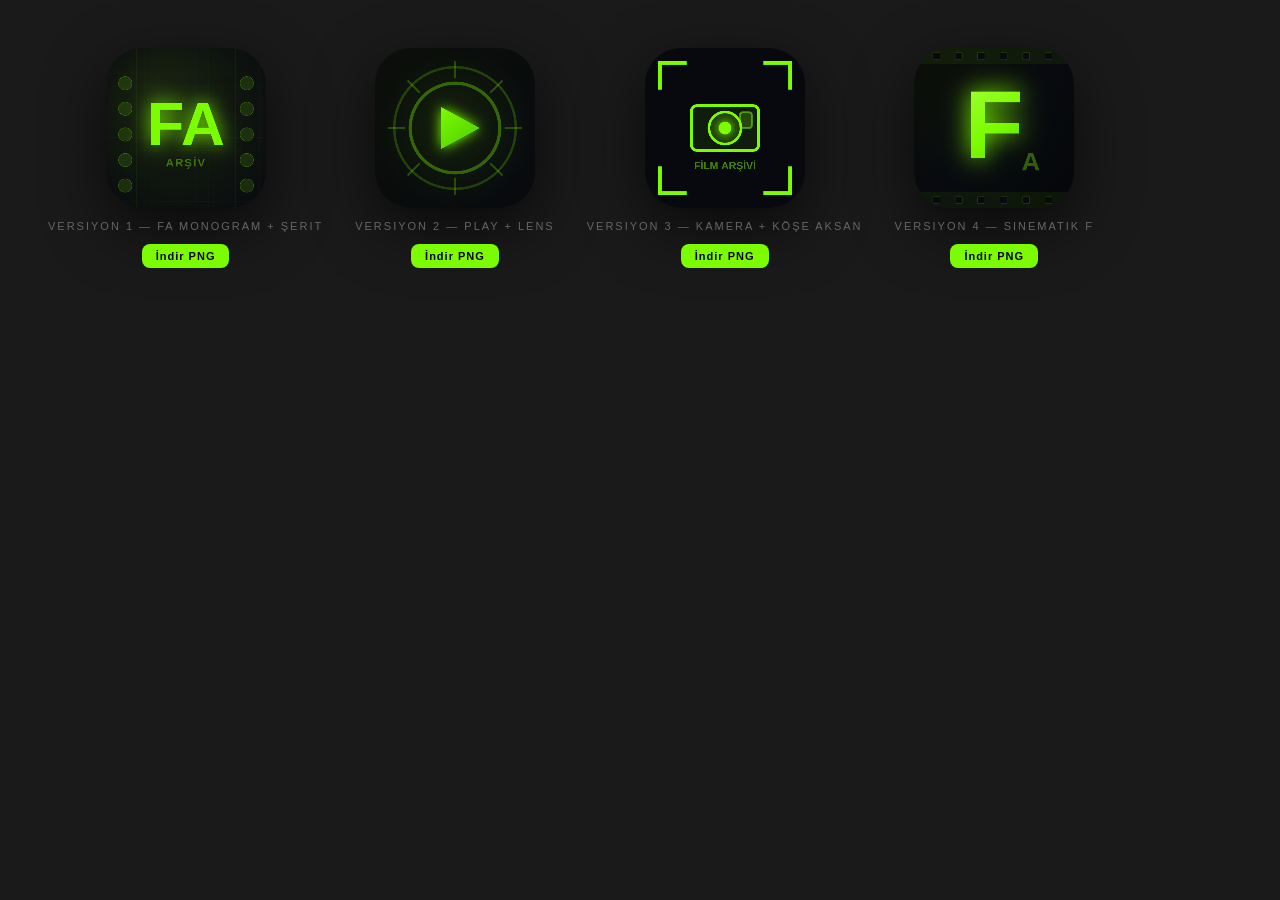
<file: assets/icon.html>
<!DOCTYPE html>
<html>
<head>
<meta charset="UTF-8">
<style>
  body { background: #1a1a1a; display: flex; flex-wrap: wrap; gap: 32px; padding: 40px; font-family: sans-serif; align-items: flex-start; }
  .icon-wrap { display: flex; flex-direction: column; align-items: center; gap: 12px; }
  .label { color: #666; font-size: 11px; letter-spacing: 2px; text-transform: uppercase; }
  canvas { border-radius: 22.5%; box-shadow: 0 20px 60px rgba(0,0,0,0.6); }
</style>
</head>
<body>
<script>
function roundRect(ctx, x, y, w, h, r) {
  ctx.beginPath();
  ctx.moveTo(x + r, y);
  ctx.lineTo(x + w - r, y);
  ctx.quadraticCurveTo(x + w, y, x + w, y + r);
  ctx.lineTo(x + w, y + h - r);
  ctx.quadraticCurveTo(x + w, y + h, x + w - r, y + h);
  ctx.lineTo(x + r, y + h);
  ctx.quadraticCurveTo(x, y + h, x, y + h - r);
  ctx.lineTo(x, y + r);
  ctx.quadraticCurveTo(x, y, x + r, y);
  ctx.closePath();
}

// ——— ICON 1: Film Şeridi + FA Monogram ———
function drawIcon1(canvas) {
  const ctx = canvas.getContext('2d');
  const s = canvas.width;
  const r = s * 0.2;

  // BG gradient
  const bg = ctx.createRadialGradient(s*0.3, s*0.25, 0, s*0.5, s*0.5, s*0.75);
  bg.addColorStop(0, '#1a2510');
  bg.addColorStop(1, '#080a0f');
  roundRect(ctx, 0, 0, s, s, r);
  ctx.fillStyle = bg;
  ctx.fill();

  // Subtle grid pattern
  ctx.save();
  roundRect(ctx, 0, 0, s, s, r);
  ctx.clip();
  ctx.strokeStyle = 'rgba(124,252,0,0.04)';
  ctx.lineWidth = 1;
  for (let i = 0; i < s; i += s * 0.08) {
    ctx.beginPath(); ctx.moveTo(i, 0); ctx.lineTo(i, s); ctx.stroke();
    ctx.beginPath(); ctx.moveTo(0, i); ctx.lineTo(s, i); ctx.stroke();
  }
  ctx.restore();

  // Film şeridi - sol ve sağ kenar delikleri
  const holeR = s * 0.042;
  const holeX1 = s * 0.12;
  const holeX2 = s * 0.88;
  const holeYs = [0.22, 0.38, 0.54, 0.70, 0.86];

  for (const hy of holeYs) {
    // sol delik
    ctx.beginPath();
    ctx.arc(holeX1, s * hy, holeR, 0, Math.PI * 2);
    ctx.fillStyle = 'rgba(124,252,0,0.12)';
    ctx.fill();
    ctx.strokeStyle = 'rgba(124,252,0,0.35)';
    ctx.lineWidth = 1.5;
    ctx.stroke();
    // sağ delik
    ctx.beginPath();
    ctx.arc(holeX2, s * hy, holeR, 0, Math.PI * 2);
    ctx.fillStyle = 'rgba(124,252,0,0.12)';
    ctx.fill();
    ctx.strokeStyle = 'rgba(124,252,0,0.35)';
    ctx.lineWidth = 1.5;
    ctx.stroke();
  }

  // Şerit çizgileri
  ctx.strokeStyle = 'rgba(124,252,0,0.08)';
  ctx.lineWidth = 1;
  ctx.beginPath(); ctx.moveTo(s*0.19, 0); ctx.lineTo(s*0.19, s); ctx.stroke();
  ctx.beginPath(); ctx.moveTo(s*0.81, 0); ctx.lineTo(s*0.81, s); ctx.stroke();

  // FA harfleri - büyük, bold
  ctx.save();
  ctx.shadowColor = '#7cfc00';
  ctx.shadowBlur = s * 0.12;
  ctx.fillStyle = '#7cfc00';
  ctx.font = `900 ${s * 0.38}px 'Arial Black', sans-serif`;
  ctx.textAlign = 'center';
  ctx.textBaseline = 'middle';
  ctx.fillText('FA', s * 0.5, s * 0.5);
  ctx.restore();

  // Alt küçük yazı
  ctx.fillStyle = 'rgba(124,252,0,0.4)';
  ctx.font = `700 ${s * 0.07}px Arial`;
  ctx.textAlign = 'center';
  ctx.textBaseline = 'middle';
  ctx.letterSpacing = '4px';
  ctx.fillText('ARŞİV', s * 0.5, s * 0.72);
}

// ——— ICON 2: Play + Lens ———
function drawIcon2(canvas) {
  const ctx = canvas.getContext('2d');
  const s = canvas.width;
  const r = s * 0.2;
  const cx = s / 2, cy = s / 2;

  // BG
  const bg = ctx.createLinearGradient(0, 0, s, s);
  bg.addColorStop(0, '#0c0f0a');
  bg.addColorStop(1, '#080a0f');
  roundRect(ctx, 0, 0, s, s, r);
  ctx.fillStyle = bg;
  ctx.fill();

  ctx.save();
  roundRect(ctx, 0, 0, s, s, r);
  ctx.clip();

  // Glow halkası
  const glow = ctx.createRadialGradient(cx, cy, s*0.1, cx, cy, s*0.5);
  glow.addColorStop(0, 'rgba(124,252,0,0.07)');
  glow.addColorStop(1, 'rgba(124,252,0,0)');
  ctx.fillStyle = glow;
  ctx.fillRect(0, 0, s, s);

  // Dış halka
  ctx.beginPath();
  ctx.arc(cx, cy, s * 0.38, 0, Math.PI * 2);
  ctx.strokeStyle = 'rgba(124,252,0,0.2)';
  ctx.lineWidth = s * 0.015;
  ctx.stroke();

  // Orta halka
  ctx.beginPath();
  ctx.arc(cx, cy, s * 0.28, 0, Math.PI * 2);
  ctx.strokeStyle = 'rgba(124,252,0,0.35)';
  ctx.lineWidth = s * 0.02;
  ctx.stroke();

  // Play üçgeni
  const ps = s * 0.22;
  ctx.beginPath();
  ctx.moveTo(cx - ps * 0.4, cy - ps * 0.6);
  ctx.lineTo(cx + ps * 0.7, cy);
  ctx.lineTo(cx - ps * 0.4, cy + ps * 0.6);
  ctx.closePath();
  const pg = ctx.createLinearGradient(cx - ps*0.4, cy - ps*0.6, cx + ps*0.7, cy + ps*0.6);
  pg.addColorStop(0, '#7cfc00');
  pg.addColorStop(1, '#4dcc00');
  ctx.fillStyle = pg;
  ctx.shadowColor = '#7cfc00';
  ctx.shadowBlur = s * 0.08;
  ctx.fill();

  // Lens çizgileri (diyagonal kesikler)
  ctx.shadowBlur = 0;
  for (let i = 0; i < 8; i++) {
    const angle = (i / 8) * Math.PI * 2;
    const x1 = cx + Math.cos(angle) * s * 0.31;
    const y1 = cy + Math.sin(angle) * s * 0.31;
    const x2 = cx + Math.cos(angle) * s * 0.42;
    const y2 = cy + Math.sin(angle) * s * 0.42;
    ctx.beginPath();
    ctx.moveTo(x1, y1);
    ctx.lineTo(x2, y2);
    ctx.strokeStyle = 'rgba(124,252,0,0.25)';
    ctx.lineWidth = s * 0.012;
    ctx.stroke();
  }

  ctx.restore();
}

// ——— ICON 3: Geometrik Film + Yıldız ———
function drawIcon3(canvas) {
  const ctx = canvas.getContext('2d');
  const s = canvas.width;
  const r = s * 0.2;
  const cx = s / 2, cy = s / 2;

  // BG - koyu
  roundRect(ctx, 0, 0, s, s, r);
  ctx.fillStyle = '#07090e';
  ctx.fill();

  ctx.save();
  roundRect(ctx, 0, 0, s, s, r);
  ctx.clip();

  // Köşe aksan çizgileri
  const accentLen = s * 0.18;
  const accentW = s * 0.025;
  ctx.fillStyle = '#7cfc00';
  // Sol üst
  ctx.fillRect(s*0.08, s*0.08, accentLen, accentW);
  ctx.fillRect(s*0.08, s*0.08, accentW, accentLen);
  // Sağ üst
  ctx.fillRect(s*0.92-accentLen, s*0.08, accentLen, accentW);
  ctx.fillRect(s*0.92-accentW, s*0.08, accentW, accentLen);
  // Sol alt
  ctx.fillRect(s*0.08, s*0.92-accentW, accentLen, accentW);
  ctx.fillRect(s*0.08, s*0.92-accentLen, accentW, accentLen);
  // Sağ alt
  ctx.fillRect(s*0.92-accentLen, s*0.92-accentW, accentLen, accentW);
  ctx.fillRect(s*0.92-accentW, s*0.92-accentLen, accentW, accentLen);

  // Film kamera icon - ortada
  const cw = s * 0.42, ch = s * 0.28;
  const cx0 = cx - cw/2, cy0 = cy - ch/2;

  // Kamera gövdesi
  ctx.beginPath();
  roundRect(ctx, cx0, cy0, cw, ch, s*0.04);
  ctx.fillStyle = 'rgba(124,252,0,0.08)';
  ctx.fill();
  ctx.strokeStyle = '#7cfc00';
  ctx.lineWidth = s * 0.018;
  ctx.stroke();

  // Lens dairesi
  ctx.beginPath();
  ctx.arc(cx, cy, s * 0.1, 0, Math.PI * 2);
  ctx.fillStyle = 'rgba(124,252,0,0.15)';
  ctx.fill();
  ctx.strokeStyle = '#7cfc00';
  ctx.lineWidth = s * 0.016;
  ctx.stroke();

  // Lens iç nokta
  ctx.beginPath();
  ctx.arc(cx, cy, s * 0.04, 0, Math.PI * 2);
  ctx.fillStyle = '#7cfc00';
  ctx.shadowColor = '#7cfc00';
  ctx.shadowBlur = s * 0.06;
  ctx.fill();

  // Viewfinder üst sol
  ctx.shadowBlur = 0;
  ctx.beginPath();
  roundRect(ctx, cx0 + cw*0.72, cy0 + ch*0.15, cw*0.18, ch*0.35, s*0.02);
  ctx.fillStyle = 'rgba(124,252,0,0.2)';
  ctx.fill();
  ctx.strokeStyle = 'rgba(124,252,0,0.5)';
  ctx.lineWidth = s * 0.012;
  ctx.stroke();

  // Alt yazı
  ctx.fillStyle = 'rgba(124,252,0,0.5)';
  ctx.font = `800 ${s*0.065}px Arial`;
  ctx.textAlign = 'center';
  ctx.textBaseline = 'middle';
  ctx.fillText('FİLM ARŞİVİ', cx, cy + ch/2 + s*0.1);

  ctx.restore();
}

// ——— ICON 4: Sinematik F harfi ———
function drawIcon4(canvas) {
  const ctx = canvas.getContext('2d');
  const s = canvas.width;
  const r = s * 0.2;
  const cx = s / 2, cy = s / 2;

  // BG - deep gradient
  const bg = ctx.createLinearGradient(0, 0, s, s);
  bg.addColorStop(0, '#0d1108');
  bg.addColorStop(0.5, '#080a0f');
  bg.addColorStop(1, '#050709');
  roundRect(ctx, 0, 0, s, s, r);
  ctx.fillStyle = bg;
  ctx.fill();

  ctx.save();
  roundRect(ctx, 0, 0, s, s, r);
  ctx.clip();

  // Radyal glow
  const glow = ctx.createRadialGradient(cx*0.85, cy*0.85, 0, cx, cy, s*0.6);
  glow.addColorStop(0, 'rgba(124,252,0,0.06)');
  glow.addColorStop(1, 'rgba(0,0,0,0)');
  ctx.fillStyle = glow;
  ctx.fillRect(0, 0, s, s);

  // Film şeridi - yatay üst ve alt
  const stripeH = s * 0.1;
  const holeSize = s * 0.045;
  const holeGap = s * 0.14;

  // Üst şerit
  ctx.fillStyle = 'rgba(124,252,0,0.06)';
  ctx.fillRect(0, 0, s, stripeH);
  ctx.strokeStyle = 'rgba(124,252,0,0.15)';
  ctx.lineWidth = 1;
  ctx.strokeRect(0, 0, s, stripeH);

  // Alt şerit
  ctx.fillStyle = 'rgba(124,252,0,0.06)';
  ctx.fillRect(0, s - stripeH, s, stripeH);
  ctx.strokeStyle = 'rgba(124,252,0,0.15)';
  ctx.strokeRect(0, s - stripeH, s, stripeH);

  // Şerit delikleri - üst
  for (let hx = holeGap; hx < s; hx += holeGap) {
    const hy = stripeH / 2;
    ctx.beginPath();
    roundRect(ctx, hx - holeSize/2, hy - holeSize/2, holeSize, holeSize, holeSize*0.25);
    ctx.fillStyle = '#080a0f';
    ctx.fill();
    ctx.strokeStyle = 'rgba(124,252,0,0.3)';
    ctx.lineWidth = 1;
    ctx.stroke();
  }
  // Alt
  for (let hx = holeGap; hx < s; hx += holeGap) {
    const hy = s - stripeH / 2;
    ctx.beginPath();
    roundRect(ctx, hx - holeSize/2, hy - holeSize/2, holeSize, holeSize, holeSize*0.25);
    ctx.fillStyle = '#080a0f';
    ctx.fill();
    ctx.strokeStyle = 'rgba(124,252,0,0.3)';
    ctx.lineWidth = 1;
    ctx.stroke();
  }

  // Büyük "F" harfi - geometrik, cesur
  ctx.save();
  ctx.shadowColor = '#7cfc00';
  ctx.shadowBlur = s * 0.15;

  const fg = ctx.createLinearGradient(s*0.25, s*0.2, s*0.75, s*0.82);
  fg.addColorStop(0, '#a8ff40');
  fg.addColorStop(0.5, '#7cfc00');
  fg.addColorStop(1, '#4dcc00');

  ctx.font = `900 ${s*0.6}px 'Arial Black', Impact, sans-serif`;
  ctx.textAlign = 'center';
  ctx.textBaseline = 'middle';
  ctx.fillStyle = fg;
  ctx.fillText('F', cx, cy + s*0.02);
  ctx.restore();

  // Sağ alt "A" - küçük, vurgu
  ctx.save();
  ctx.fillStyle = 'rgba(124,252,0,0.35)';
  ctx.font = `700 ${s*0.16}px Arial`;
  ctx.textAlign = 'center';
  ctx.textBaseline = 'middle';
  ctx.fillText('A', s*0.73, s*0.72);
  ctx.restore();

  ctx.restore();
}

// ——— Render all ———
const icons = [
  { fn: drawIcon1, label: 'Versiyon 1 — FA Monogram + Şerit' },
  { fn: drawIcon2, label: 'Versiyon 2 — Play + Lens' },
  { fn: drawIcon3, label: 'Versiyon 3 — Kamera + Köşe Aksan' },
  { fn: drawIcon4, label: 'Versiyon 4 — Sinematik F' },
];

icons.forEach(({ fn, label }) => {
  const wrap = document.createElement('div');
  wrap.className = 'icon-wrap';

  const canvas = document.createElement('canvas');
  canvas.width = 512;
  canvas.height = 512;
  canvas.style.width = '160px';
  canvas.style.height = '160px';
  fn(canvas);

  const lbl = document.createElement('div');
  lbl.className = 'label';
  lbl.textContent = label;

  // Download butonu
  const btn = document.createElement('button');
  btn.textContent = 'İndir PNG';
  btn.style.cssText = 'background:#7cfc00;color:#000;border:none;padding:6px 14px;border-radius:8px;font-size:11px;font-weight:800;cursor:pointer;letter-spacing:1px;';
  btn.onclick = () => {
    const a = document.createElement('a');
    a.download = label.split('—')[0].trim().replace(/\s+/g, '_') + '_512.png';
    a.href = canvas.toDataURL('image/png');
    a.click();
  };

  wrap.appendChild(canvas);
  wrap.appendChild(lbl);
  wrap.appendChild(btn);
  document.body.appendChild(wrap);
});
</script>
</body>
</html>
</file>
